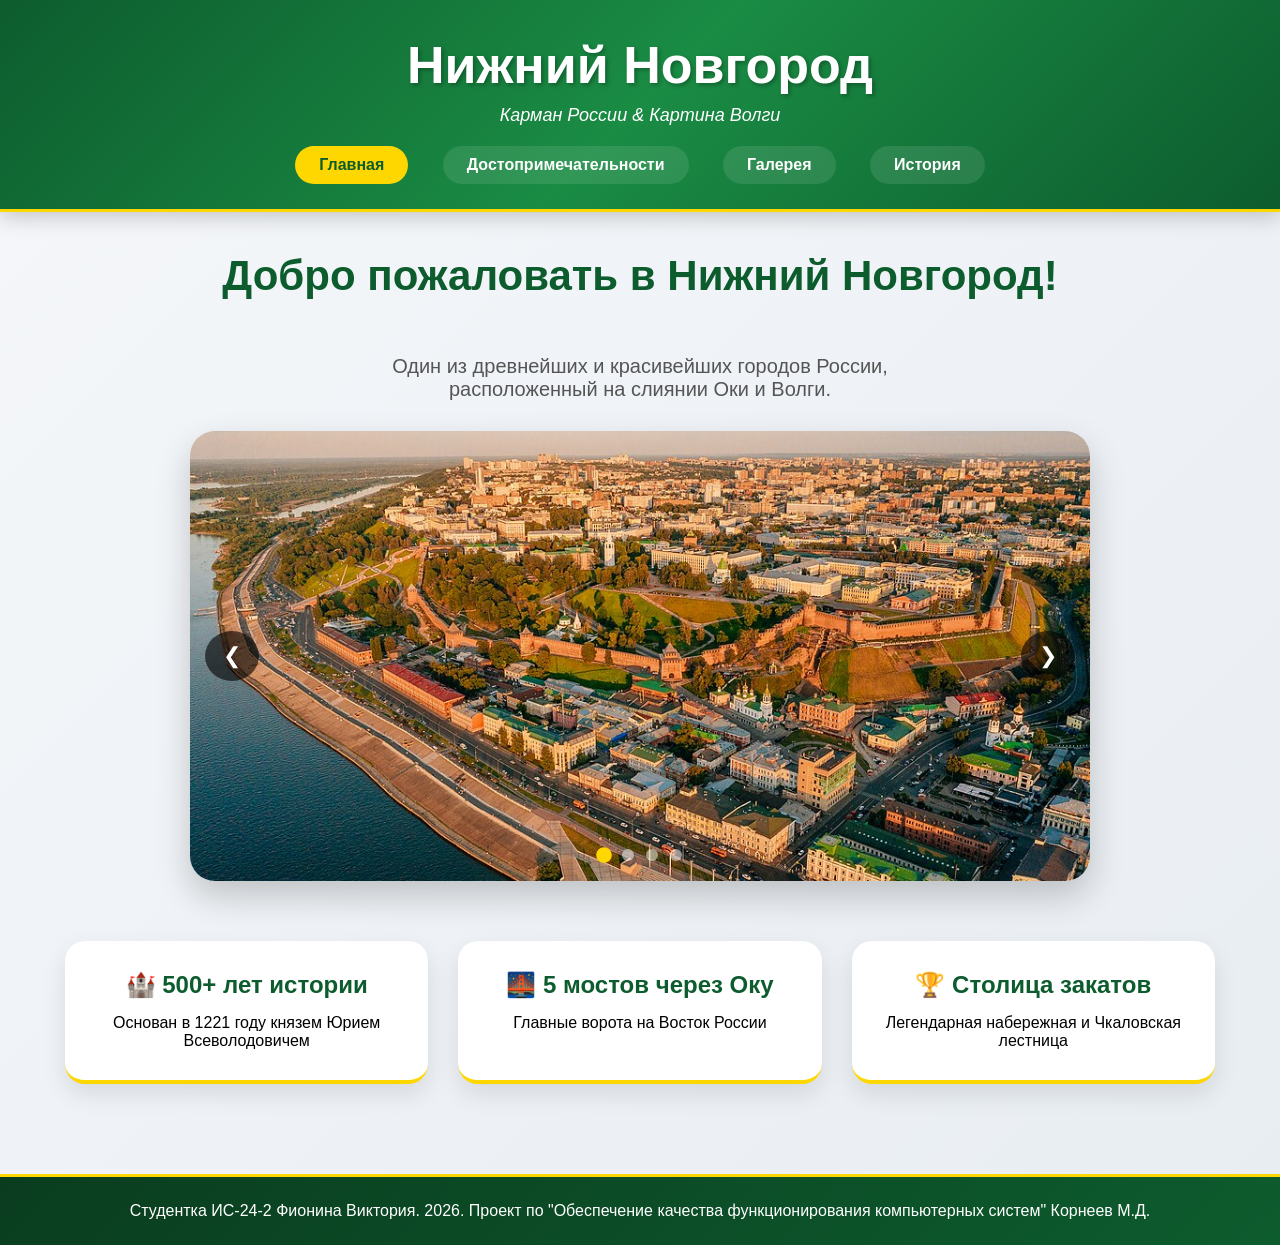
<file: index.html>
<!DOCTYPE html>
<html lang="ru">
<head>
    <meta charset="UTF-8">
    <meta name="viewport" content="width=device-width, initial-scale=1.0">
    <title>Нижний Новгород | Главная</title>
    <link rel="stylesheet" href="css/style.css">
</head>
<body>

    <header>
        <div class="container">
            <h1>Нижний Новгород</h1>
            <p>Карман России & Картина Волги</p>
            <nav>
                <a href="index.html">Главная</a>
                <a href="attractions.html">Достопримечательности</a>
                <a href="gallery.html">Галерея</a>
                <a href="history.html">История</a>
            </nav>
        </div>
    </header>

    <main>
        <div class="hero">
            <h2>Добро пожаловать в Нижний Новгород!</h2>
            <p>Один из древнейших и красивейших городов России,<br> расположенный на слиянии Оки и Волги.</p>
            
            <!-- СЛАЙДЕР НА 4 ФОТО -->
            <div class="slider-container">
                <div class="slider">
                    <div class="slide">
                        <img src="images/slide1.jpg" alt="Нижегородский кремль">
                    </div>
                    <div class="slide">
                        <img src="images/slide2.jpg" alt="Нижегородский кремль зимой">
                    </div>
                    <div class="slide">
                        <img src="images/slide3.jpg" alt="Нижегородский кремль ночью">
                    </div>
                    <div class="slide">
                        <img src="images/slide4.jpg" alt="Кремль и Чкаловская лестница">
                    </div>
                </div>
                <button class="slider-btn prev">❮</button>
                <button class="slider-btn next">❯</button>
                <div class="slider-dots">
                    <span class="dot active"></span>
                    <span class="dot"></span>
                    <span class="dot"></span>
                    <span class="dot"></span>
                </div>
            </div>
        </div>

        <section class="features">
            <div class="card">
                <h3>🏰 500+ лет истории</h3>
                <p>Основан в 1221 году князем Юрием Всеволодовичем</p>
            </div>
            <div class="card">
                <h3>🌉 5 мостов через Оку</h3>
                <p>Главные ворота на Восток России</p>
            </div>
            <div class="card">
                <h3>🏆 Столица закатов</h3>
                <p>Легендарная набережная и Чкаловская лестница</p>
            </div>
        </section>
    </main>

    <footer>
        <p>Студентка ИС-24-2 Фионина Виктория. 2026. Проект по "Обеспечение качества функционирования компьютерных систем" Корнеев М.Д.</p>
    </footer>

    <script src="js/script.js"></script>
</body>
</html>
</file>
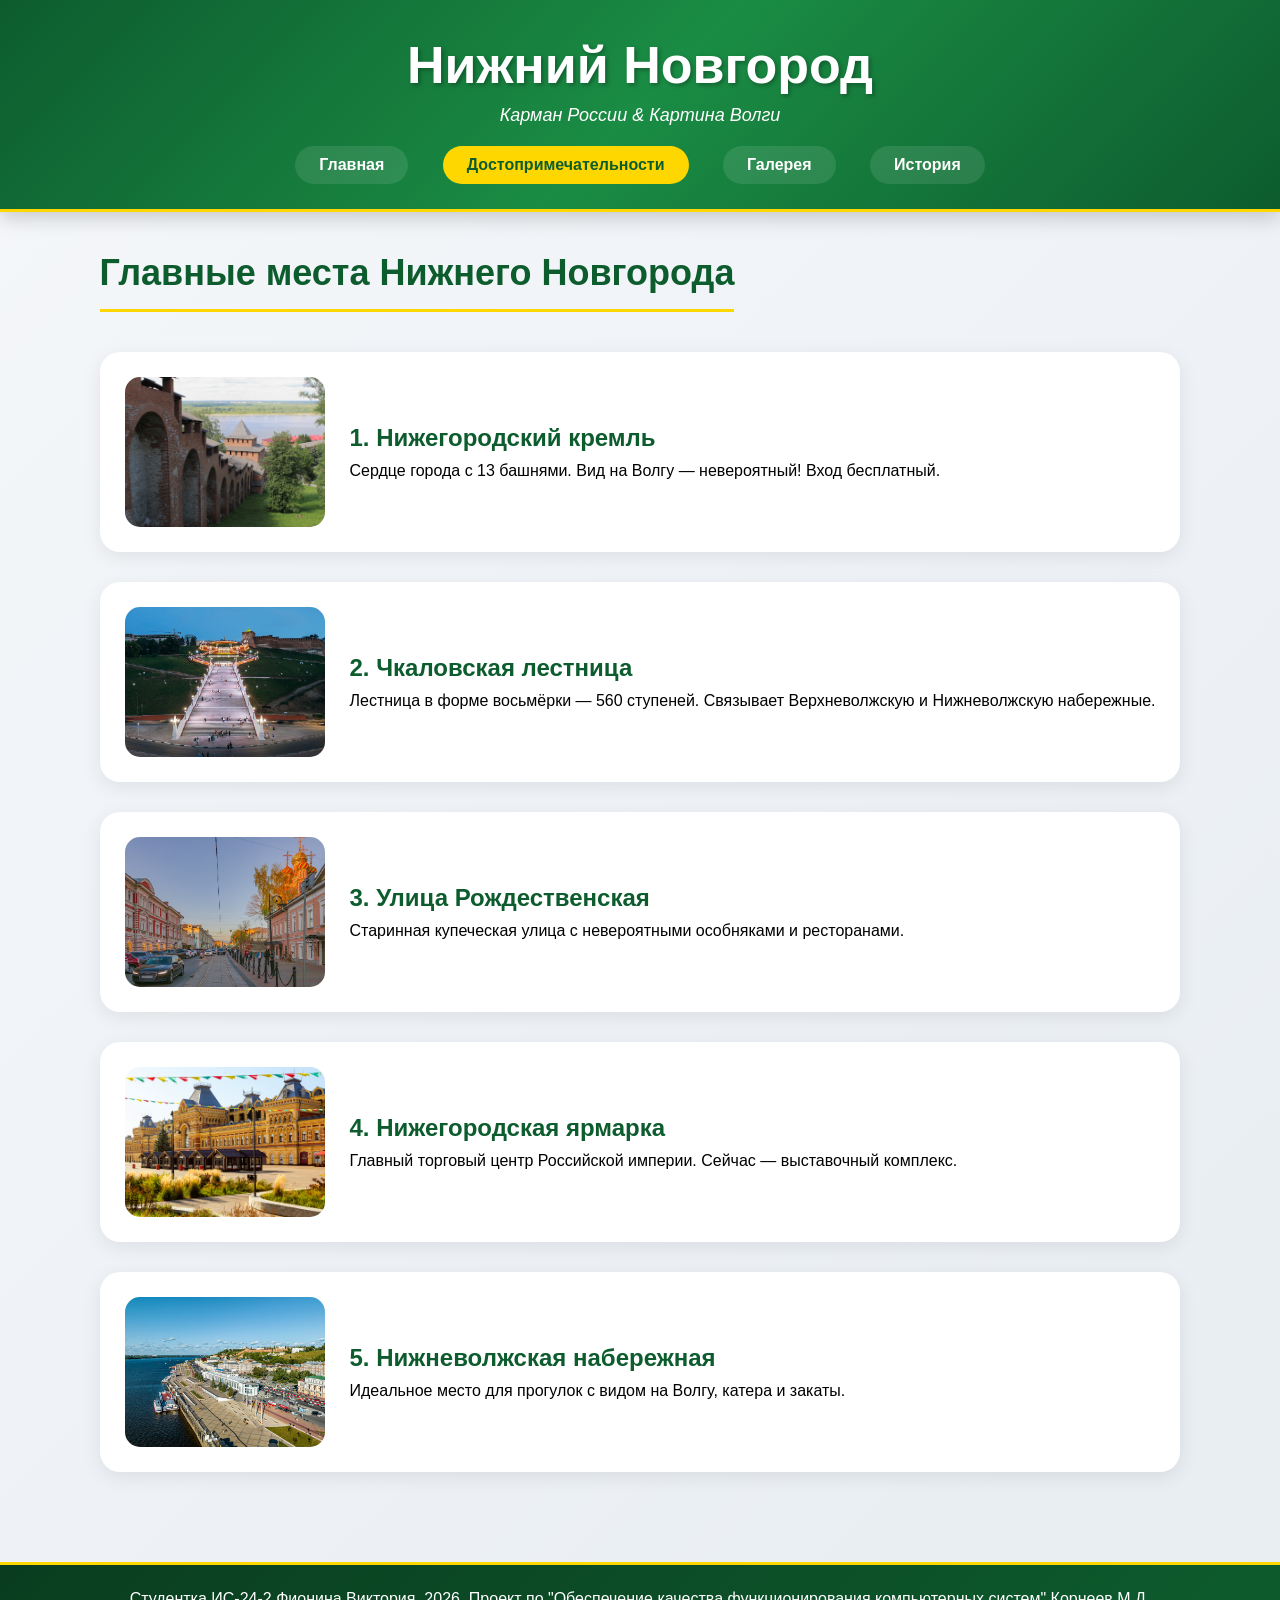
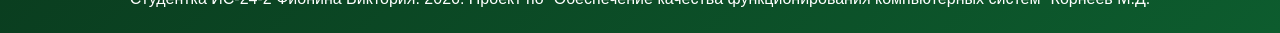
<file: attractions.html>
<!DOCTYPE html>
<html lang="ru">
<head>
    <meta charset="UTF-8">
    <meta name="viewport" content="width=device-width, initial-scale=1.0">
    <title>Достопримечательности | Нижний Новгород</title>
    <link rel="stylesheet" href="css/style.css">
</head>
<body>

    <header>
        <div class="container">
            <h1>Нижний Новгород</h1>
            <p>Карман России & Картина Волги</p>
            <nav>
                <a href="index.html">Главная</a>
                <a href="attractions.html">Достопримечательности</a>
                <a href="gallery.html">Галерея</a>
                <a href="history.html">История</a>
            </nav>
        </div>
    </header>

    <main>
        <h2>Главные места Нижнего Новгорода</h2>
        
        <div class="attractions-list">
            <div class="attraction-item" data-modal="modal-kremlin">
                <img src="images/kremlin.jpg" alt="Кремль" onerror="this.src='https://via.placeholder.com/200x150?text=Кремль'">
                <div>
                    <h3>1. Нижегородский кремль</h3>
                    <p>Сердце города с 13 башнями. Вид на Волгу — невероятный! Вход бесплатный.</p>
                </div>
            </div>

            <div class="attraction-item" data-modal="modal-chkalov">
                <img src="images/chkalov.jpg" alt="Чкаловская лестница" onerror="this.src='https://via.placeholder.com/200x150?text=Чкаловская+лестница'">
                <div>
                    <h3>2. Чкаловская лестница</h3>
                    <p>Лестница в форме восьмёрки — 560 ступеней. Связывает Верхневолжскую и Нижневолжскую набережные.</p>
                </div>
            </div>

            <div class="attraction-item" data-modal="modal-rozhdestvenskaya">
                <img src="images/rozhdestvenskaya.jpg" alt="Рождественская улица" onerror="this.src='https://via.placeholder.com/200x150?text=Рождественская+улица'">
                <div>
                    <h3>3. Улица Рождественская</h3>
                    <p>Старинная купеческая улица с невероятными особняками и ресторанами.</p>
                </div>
            </div>

            <div class="attraction-item" data-modal="modal-fair">
                <img src="images/fair.jpg" alt="Ярмарка" onerror="this.src='https://via.placeholder.com/200x150?text=Ярмарка'">
                <div>
                    <h3>4. Нижегородская ярмарка</h3>
                    <p>Главный торговый центр Российской империи. Сейчас — выставочный комплекс.</p>
                </div>
            </div>

            <div class="attraction-item" data-modal="modal-embankment">
                <img src="images/embankment.jpg" alt="Набережная" onerror="this.src='https://via.placeholder.com/200x150?text=Набережная'">
                <div>
                    <h3>5. Нижневолжская набережная</h3>
                    <p>Идеальное место для прогулок с видом на Волгу, катера и закаты.</p>
                </div>
            </div>
        </div>
    </main>

    <!-- МОДАЛЬНОЕ ОКНО 1: КРЕМЛЬ (расширенная статья) -->
    <div id="modal-kremlin" class="modal">
        <div class="modal-content">
            <span class="modal-close">&times;</span>
            <h2>🏰 Нижегородский кремль</h2>
            <img src="images/kremlin.jpg" alt="Кремль" onerror="this.src='https://via.placeholder.com/600x300?text=Нижегородский+кремль'">
            
            <h3>История создания</h3>
            <p>Нижегородский кремль — главная достопримечательность города, каменная крепость, построенная в начале XVI века (1508-1515 гг.) для защиты восточных границ Московского царства. Кремль возводился под руководством итальянского архитектора Пьетро Франческо.</p>
            
            <h3>Архитектура</h3>
            <p>Кремль имеет 13 башен, каждая со своей уникальной историей и названием: Дмитриевская, Кладовая, Никольская, Коромыслова, Тайницкая, Северная, Часовая, Ивановская, Белая, Зачатьевская, Борисоглебская, Георгиевская, Пороховая. Дмитриевская башня — главный вход, в ней находится музей. Стены кремля протянулись на 2 километра, их высота достигает 12-15 метров.</p>
            
            <h3>Что посмотреть внутри</h3>
            <p>С кремлёвской стены открывается потрясающий вид на слияние Оки и Волги. На территории расположены: Михайло-Архангельский собор (где похоронен Кузьма Минин), музей военной техники под открытым небом, Вечный огонь, смотровая площадка, памятник Петру I, здание Правительства Нижегородской области.</p>
            
            <h3>Интересные факты</h3>
            <p>🔹 Кремль ни разу не был взят врагом за всю историю<br>
            🔹 Под стенами кремля находится знаменитая Чкаловская лестница<br>
            🔹 В Дмитриевской башне работает музей «Нижегородский кремль»<br>
            🔹 Каждую ночь на башнях включается красивая подсветка</p>
            
            <p><strong>📌 Адрес:</strong> Кремль, Нижний Новгород<br>
            <strong>⏰ Режим работы:</strong> территория открыта круглосуточно, музеи с 10:00 до 18:00<br>
            <strong>💰 Цена:</strong> вход на территорию бесплатный, музеи от 150 ₽<br>
            <strong>🚇 Как добраться:</strong> метро «Горьковская», далее пешком 10 минут</p>
        </div>
    </div>

    <!-- МОДАЛЬНОЕ ОКНО 2: ЧКАЛОВСКАЯ ЛЕСТНИЦА (расширенная статья) -->
    <div id="modal-chkalov" class="modal">
        <div class="modal-content">
            <span class="modal-close">&times;</span>
            <h2>📸 Чкаловская лестница</h2>
            <img src="images/chkalov.jpg" alt="Чкаловская лестница" onerror="this.src='https://via.placeholder.com/600x300?text=Чкаловская+лестница'">
            
            <h3>История создания</h3>
            <p>Чкаловская лестница — монументальная лестница в форме восьмёрки, соединяющая Верхневолжскую и Нижневолжскую набережные. Построена в 1949 году в честь победы в Сталинградской битве. Архитекторы — Лев Руднев и В.О. Мунц.</p>
            
            <h3>Размеры и конструкция</h3>
            <p>Лестница насчитывает 560 ступеней. Длина лестницы — около 150 метров, ширина — до 30 метров. Конструкция состоит из двух сходящихся лестничных маршей, образующих форму восьмёрки. На верхней площадке установлен памятник Валерию Чкалову — легендарному лётчику-испытателю, совершившему беспосадочный перелёт через Северный полюс.</p>
            
            <h3>Панорамный вид</h3>
            <p>С верхней точки лестницы открывается один из лучших видов на Волгу, Стрелку (место слияния Оки и Волги), Канавинский мост, Нижегородскую ярмарку и стадион «Нижний Новгород». Это излюбленное место для фотосессий, особенно на закате.</p>
            
            <h3>Интересные факты</h3>
            <p>🔹 Это самая длинная лестница в России<br>
            🔹 В 2018 году лестницу отреставрировали к Чемпионату мира по футболу<br>
            🔹 Внизу лестницы находится катер-памятник «Герой»<br>
            🔹 Зимой на лестнице заливают каток</p>
            
            <p><strong>📌 Адрес:</strong> Верхневолжская набережная<br>
            <strong>🏆 Статус:</strong> Памятник архитектуры регионального значения<br>
            <strong>🌅 Лучшее время для визита:</strong> закат (вид невероятный!)</p>
        </div>
    </div>

    <!-- МОДАЛЬНОЕ ОКНО 3: РОЖДЕСТВЕНСКАЯ УЛИЦА (расширенная статья) -->
    <div id="modal-rozhdestvenskaya" class="modal">
        <div class="modal-content">
            <span class="modal-close">&times;</span>
            <h2>🏛️ Улица Рождественская</h2>
            <img src="images/rozhdestvenskaya.jpg" alt="Рождественская улица" onerror="this.src='https://via.placeholder.com/600x300?text=Улица+Рождественская'">
            
            <h3>История улицы</h3>
            <p>Улица Рождественская — одна из старейших улиц Нижнего Новгорода, существует с XIII века. В XIX веке здесь жили богатейшие купцы, пароходчики и промышленники России: Рукавишниковы, Бугровы, Строгановы, Сироткины. Улица застроена каменными особняками в стиле эклектика, модерн и классицизм.</p>
            
            <h3>Главные здания</h3>
            <p>📍 <strong>Усадьба Рукавишникова</strong> — роскошный особняк в стиле итальянского ренессанса, сейчас Нижегородский музей-заповедник<br>
            📍 <strong>Дом Бугрова</strong> — известная ночлежка, описанная Горьким в пьесе «На дне»<br>
            📍 <strong>Гостиница «Россия»</strong> — старейшая гостиница города<br>
            📍 <strong>Церковь Рождества Иоанна Предтечи</strong> — памятник XVII века</p>
            
            <h3>Современная жизнь</h3>
            <p>Сегодня улица Рождественская — это главная туристическая артерия города. Здесь расположены модные рестораны, авторские кафе, сувенирные лавки, музеи, арт-галереи. Именно здесь проводят фестиваль «Горьковская ёлка», «Яблочный спас», «Столица закатов».</p>
            
            <h3>Интересные факты</h3>
            <p>🔹 Улицу называли «Нижегородским Бродвеем»<br>
            🔹 Здесь снимали фильмы «Дело Румянцева», «Жизнь Клима Самгина»<br>
            🔹 Вечером включается архитектурная подсветка на всех домах<br>
            🔹 В доме №29 жил Максим Горький</p>
            
            <p><strong>📌 Адрес:</strong> от площади Народного Единства до набережной Федоровского<br>
            <strong>📷 Совет:</strong> приходите вечером — включается красивая подсветка!<br>
            <strong>☕ Место для кофе:</strong> на улице больше 20 кофеен</p>
        </div>
    </div>

    <!-- МОДАЛЬНОЕ ОКНО 4: ЯРМАРКА (расширенная статья) -->
    <div id="modal-fair" class="modal">
        <div class="modal-content">
            <span class="modal-close">&times;</span>
            <h2>🎪 Нижегородская ярмарка</h2>
            <img src="images/fair.jpg" alt="Ярмарка" onerror="this.src='https://via.placeholder.com/600x300?text=Нижегородская+ярмарка'">
            
            <h3>История ярмарки</h3>
            <p>Нижегородская ярмарка — когда-то главный торговый центр всей Российской империи. Работала с 1822 года после переноса Макарьевской ярмарки. Сюда съезжались купцы из Европы, Азии, Персии, Средней Азии. Торговый оборот достигал 200 миллионов рублей в год — это были колоссальные деньги по тем временам!</p>
            
            <h3>Архитектура</h3>
            <p>Главный ярмарочный дом — грандиозное здание в стиле классицизм с колоннадой длиной более 100 метров. На территории находится Спасский собор (архитектор Огюст Монферран, строитель Исаакиевского собора в Петербурге). Также сохранились: Часовня Спаса Нерукотворного, корпуса гостиниц, торговые ряды.</p>
            
            <h3>Сегодняшний день</h3>
            <p>Сегодня это современный выставочный комплекс «Нижегородская ярмарка». Здесь проходят международные форумы, промышленные выставки, концерты звёзд, фестивали. На прилегающей территории разбит парк, установлены фонтаны.</p>
            
            <h3>Интересные факты</h3>
            <p>🔹 Ярмарку называли «Карманом России»<br>
            🔹 Здесь впервые появились электричество и телеграф в городе<br>
            🔹 На ярмарке торговали чаем, мехами, шёлком, золотом<br>
            🔹 Главный ярмарочный дом изображён на купюре 1000 рублей</p>
            
            <p><strong>📌 Адрес:</strong> ул. Совнаркомовская, 13<br>
            <strong>🏛️ Статус:</strong> Памятник архитектуры федерального значения<br>
            <strong>🎫 Вход на территорию:</strong> свободный (на выставки — по билетам)</p>
        </div>
    </div>

    <!-- МОДАЛЬНОЕ ОКНО 5: НАБЕРЕЖНАЯ (расширенная статья) -->
    <div id="modal-embankment" class="modal">
        <div class="modal-content">
            <span class="modal-close">&times;</span>
            <h2>🌊 Нижневолжская набережная</h2>
            <img src="images/embankment.jpg" alt="Набережная" onerror="this.src='https://via.placeholder.com/600x300?text=Нижневолжская+набережная'">
            
            <h3>Описание</h3>
            <p>Нижневолжская набережная — любимое место для прогулок нижегородцев и туристов. Протянулась вдоль Волги от Канавинского моста до парка «Швейцария» на протяжении более 3 километров. Набережная была благоустроена к 800-летию города в 2021 году.</p>
            
            <h3>Чем заняться</h3>
            <p>☀️ <strong>Летом:</strong> работают свето-музыкальные фонтаны, цветут клумбы, можно покататься на катере или прогулочном теплоходе, взять напрокат самокат/велосипед, посидеть в летних кафе<br>
            ❄️ <strong>Зимой:</strong> заливают каток, работают горки для ватрушек, стоит ёлка<br>
            🎨 <strong>Круглый год:</strong> современные арт-объекты, смотровые площадки, инсталляции</p>
            
            <h3>Что посмотреть рядом</h3>
            <p>📍 Канавинский мост — старейший вантовый мост через Оку<br>
            📍 Стадион «Нижний Новгород» — где проходили матчи ЧМ-2018<br>
            📍 Стрелка — место слияния Оки и Волги<br>
            📍 Александровский сад — старинный парк<br>
            📍 Катер-памятник «Герой»</p>
            
            <h3>Интересные факты</h3>
            <p>🔹 Набережную называют «Нижегородским Арбатом»<br>
            🔹 Здесь проходят фестивали «Столица закатов», «Горький fest»<br>
            🔹 Вид на закат с набережной признан одним из лучших в России<br>
            🔹 Длина прогулочной зоны — 3,5 км</p>
            
            <p><strong>📌 Как добраться:</strong> метро «Московская» → автобус до остановки «Нижневолжская набережная»<br>
            <strong>🚌 Ближайшая станция метро:</strong> «Стрелка» (выход прямо к набережной)<br>
            <strong>🌅 Лучшее время:</strong> летом на закате (примерно 20:00-21:00)<br>
            <strong>☕ Место для кофе:</strong> кофейня «Кофе и Шоколад» прямо на набережной</p>
        </div>
    </div>

    <footer>
        <p>Студентка ИС-24-2 Фионина Виктория. 2026. Проект по "Обеспечение качества функционирования компьютерных систем" Корнеев М.Д.</p>
    </footer>

    <script src="js/script.js"></script>
</body>
</html>
</file>
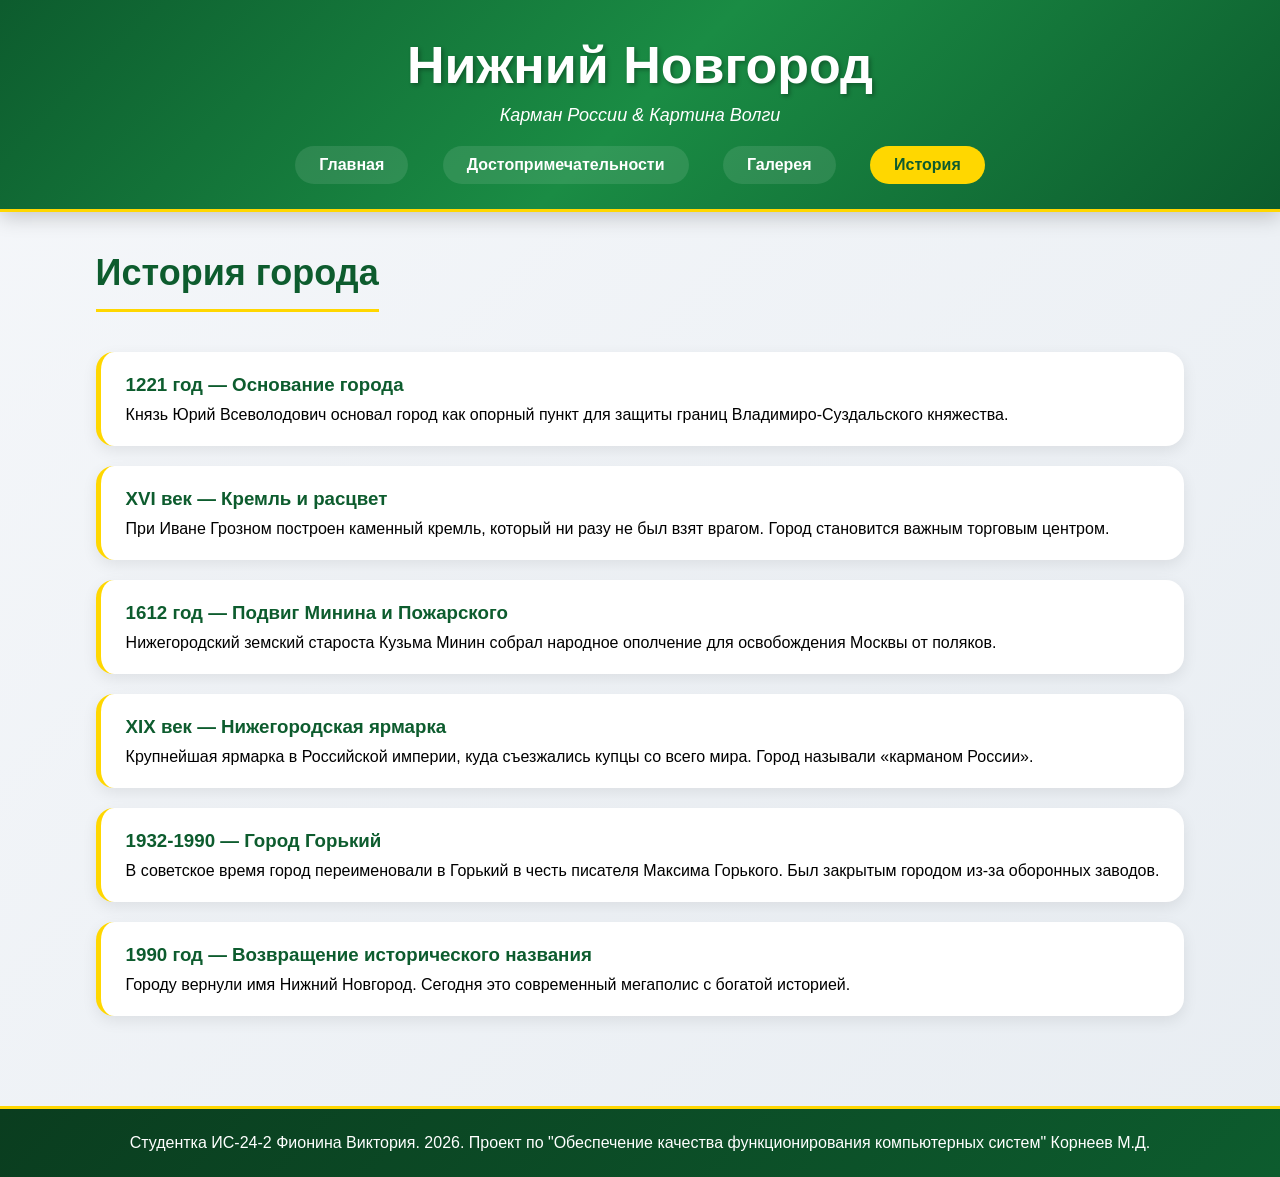
<file: history.html>
<!DOCTYPE html>
<html lang="ru">
<head>
    <meta charset="UTF-8">
    <meta name="viewport" content="width=device-width, initial-scale=1.0">
    <title>История | Нижний Новгород</title>
    <link rel="stylesheet" href="css/style.css">
</head>
<body>

    <header>
        <div class="container">
            <h1>Нижний Новгород</h1>
            <p>Карман России & Картина Волги</p>
            <nav>
                <a href="index.html">Главная</a>
                <a href="attractions.html">Достопримечательности</a>
                <a href="gallery.html">Галерея</a>
                <a href="history.html">История</a>
            </nav>
        </div>
    </header>

    <main>
        <h2>История города</h2>
        
        <div class="history-timeline">
            <!-- Событие 1 -->
            <div class="history-block" data-modal="history-modal-1">
                <h3>1221 год — Основание города</h3>
                <p>Князь Юрий Всеволодович основал город как опорный пункт для защиты границ Владимиро-Суздальского княжества.</p>
                <div class="history-hover-card">
                    <img src="images/yuri.jpg" alt="Юрий Всеволодович" onerror="this.src='https://via.placeholder.com/300x160?text=Юрий+Всеволодович'">
                    <div class="hover-info">
                        <h4>Юрий Всеволодович</h4>
                        <p>Великий князь Владимирский, основатель Нижнего Новгорода.</p>
                        <span class="fact">📖 Интересный факт: Город назван "Новым" потому что уже существовал Новгород Великий.</span>
                    </div>
                </div>
            </div>

            <!-- Событие 2 -->
            <div class="history-block" data-modal="history-modal-2">
                <h3>XVI век — Кремль и расцвет</h3>
                <p>При Иване Грозном построен каменный кремль, который ни разу не был взят врагом. Город становится важным торговым центром.</p>
                <div class="history-hover-card">
                    <img src="images/ivan.jpg" alt="Иван Грозный" onerror="this.src='https://via.placeholder.com/300x160?text=Иван+Грозный'">
                    <div class="hover-info">
                        <h4>Иван IV Грозный</h4>
                        <p>При нём построили каменный кремль — символ могущества города.</p>
                        <span class="fact">🏰 Интересный факт: Кремль ни разу не был захвачен врагом!</span>
                    </div>
                </div>
            </div>

            <!-- Событие 3 -->
            <div class="history-block" data-modal="history-modal-3">
                <h3>1612 год — Подвиг Минина и Пожарского</h3>
                <p>Нижегородский земский староста Кузьма Минин собрал народное ополчение для освобождения Москвы от поляков.</p>
                <div class="history-hover-card">
                    <img src="images/minin.jpg" alt="Кузьма Минин" onerror="this.src='https://via.placeholder.com/300x160?text=Кузьма+Минин'">
                    <div class="hover-info">
                        <h4>Кузьма Минин</h4>
                        <p>Нижегородский купец, организатор народного ополчения 1612 года.</p>
                        <span class="fact">⚔️ Интересный факт: Памятник Минину и Пожарскому стоит на Красной площади в Москве!</span>
                    </div>
                </div>
            </div>

            <!-- Событие 4 -->
            <div class="history-block" data-modal="history-modal-4">
                <h3>XIX век — Нижегородская ярмарка</h3>
                <p>Крупнейшая ярмарка в Российской империи, куда съезжались купцы со всего мира. Город называли «карманом России».</p>
                <div class="history-hover-card">
                    <img src="images/fair-old.jpg" alt="Старая ярмарка" onerror="this.src='https://via.placeholder.com/300x160?text=Нижегородская+ярмарка'">
                    <div class="hover-info">
                        <h4>Нижегородская ярмарка</h4>
                        <p>Главный торговый центр Российской империи XIX века.</p>
                        <span class="fact">💰 Интересный факт: Товарооборот достигал 200 млн рублей в год!</span>
                    </div>
                </div>
            </div>

            <!-- Событие 5 -->
            <div class="history-block" data-modal="history-modal-5">
                <h3>1932-1990 — Город Горький</h3>
                <p>В советское время город переименовали в Горький в честь писателя Максима Горького. Был закрытым городом из-за оборонных заводов.</p>
                <div class="history-hover-card">
                    <img src="images/gorky.jpg" alt="Максим Горький" onerror="this.src='https://via.placeholder.com/300x160?text=Максим+Горький'">
                    <div class="hover-info">
                        <h4>Максим Горький</h4>
                        <p>Известный русский писатель, родился в Нижнем Новгороде.</p>
                        <span class="fact">📚 Интересный факт: Город был закрытым для иностранцев до 1991 года.</span>
                    </div>
                </div>
            </div>

            <!-- Событие 6 -->
            <div class="history-block" data-modal="history-modal-6">
                <h3>1990 год — Возвращение исторического названия</h3>
                <p>Городу вернули имя Нижний Новгород. Сегодня это современный мегаполис с богатой историей.</p>
                <div class="history-hover-card">
                    <img src="images/kremlin.jpg" alt="Современный Нижний" onerror="this.src='https://via.placeholder.com/300x160?text=Современный+Нижний+Новгород'">
                    <div class="hover-info">
                        <h4>Современный Нижний Новгород</h4>
                        <p>Город-миллионник, культурная и промышленная столица Поволжья.</p>
                        <span class="fact">🌟 Интересный факт: В 2021 году Нижний Новгород отметил 800-летие!</span>
                    </div>
                </div>
            </div>
        </div>
    </main>

    <!-- МОДАЛЬНЫЕ ОКНА (статьи по клику) -->
    <div id="history-modal-1" class="modal">
        <div class="modal-content">
            <span class="modal-close">&times;</span>
            <h2>🏰 1221 год — Основание Нижнего Новгорода</h2>
            <img src="images/yuri.jpg" alt="Юрий Всеволодович" onerror="this.src='https://via.placeholder.com/600x300?text=Юрий+Всеволодович'">
            <p><strong>Нижний Новгород</strong> был основан в 1221 году великим князем Владимирским <strong>Юрием Всеволодовичем</strong>. Город заложили как опорный пункт для защиты границ Владимиро-Суздальского княжества от набегов мордвы и волжских булгар.</p>
            <p>Место для строительства было выбрано стратегически удачно — при слиянии двух великих рек Оки и Волги. Деревянный кремль был построен на Дятловых горах. Название «Новгород» означало «новый город».</p>
            <p><strong>📜 Интересные факты:</strong><br>🔹 Изначально город назывался просто «Новгород»<br>🔹 Князь Юрий Всеволодович погиб в битве на реке Сить в 1238 году</p>
        </div>
    </div>

    <div id="history-modal-2" class="modal">
        <div class="modal-content">
            <span class="modal-close">&times;</span>
            <h2>🏛️ XVI век — Кремль и расцвет</h2>
            <img src="images/ivan.jpg" alt="Иван Грозный" onerror="this.src='https://via.placeholder.com/600x300?text=Иван+Грозный'">
            <p>В XVI веке, при правлении <strong>Ивана Грозного</strong>, началось строительство каменного кремля. Нижегородский кремль ни разу не был взят врагом за всю свою историю! Город стал важным военным и торговым центром.</p>
            <p><strong>📜 Интересные факты:</strong><br>🔹 Кремль имеет 13 башен<br>🔹 Длина стен кремля — 2 километра</p>
        </div>
    </div>

    <div id="history-modal-3" class="modal">
        <div class="modal-content">
            <span class="modal-close">&times;</span>
            <h2>⚔️ 1612 год — Подвиг Минина и Пожарского</h2>
            <img src="images/minin.jpg" alt="Кузьма Минин" onerror="this.src='https://via.placeholder.com/600x300?text=Кузьма+Минин'">
            <p>В 1612 году нижегородский земский староста <strong>Кузьма Минин</strong> организовал народное ополчение для освобождения Москвы от польских захватчиков. Военным руководителем стал князь <strong>Дмитрий Пожарский</strong>.</p>
            <p><strong>📜 Интересные факты:</strong><br>🔹 Памятник Минину и Пожарскому стоит на Красной площади в Москве<br>🔹 Кузьма Минин похоронен в Михайло-Архангельском соборе Кремля</p>
        </div>
    </div>

    <div id="history-modal-4" class="modal">
        <div class="modal-content">
            <span class="modal-close">&times;</span>
            <h2>🎪 XIX век — Нижегородская ярмарка</h2>
            <img src="images/fair-old.jpg" alt="Ярмарка" onerror="this.src='https://via.placeholder.com/600x300?text=Нижегородская+ярмарка'">
            <p>В XIX веке начала работу <strong>Нижегородская ярмарка</strong>, куда съезжались купцы со всего мира. Торговый оборот достигал 200 миллионов рублей в год. Город называли «карманом России».</p>
            <p><strong>📜 Интересные факты:</strong><br>🔹 На ярмарке впервые появились электричество и телеграф<br>🔹 Главный ярмарочный дом изображён на купюре 1000 рублей</p>
        </div>
    </div>

    <div id="history-modal-5" class="modal">
        <div class="modal-content">
            <span class="modal-close">&times;</span>
            <h2>📖 1932-1990 — Город Горький</h2>
            <img src="images/gorky.jpg" alt="Максим Горький" onerror="this.src='https://via.placeholder.com/600x300?text=Максим+Горький'">
            <p>В 1932 году Нижний Новгород был переименован в <strong>Горький</strong> в честь писателя Максима Горького. Город был закрыт для иностранцев до 1991 года из-за оборонных заводов.</p>
            <p><strong>📜 Интересные факты:</strong><br>🔹 Автомобильный завод ГАЗ построен в 1932 году<br>🔹 В городе жил создатель «Ракет» и «Метеоров» Ростислав Алексеев</p>
        </div>
    </div>

    <div id="history-modal-6" class="modal">
        <div class="modal-content">
            <span class="modal-close">&times;</span>
            <h2>🌟 1990 год — Возвращение исторического названия</h2>
            <img src="images/kremlin.jpg" alt="Современный Нижний" onerror="this.src='https://via.placeholder.com/600x300?text=Современный+Нижний+Новгород'">
            <p>22 октября 1990 года городу <strong>вернули историческое имя — Нижний Новгород</strong>. Сегодня это современный мегаполис с населением более 1,2 миллиона человек. В 2021 году город отметил своё 800-летие.</p>
            <p><strong>📜 Интересные факты:</strong><br>🔹 Нижний Новгород — столица закатов<br>🔹 Здесь расположен один из крупнейших IT-кластеров России</p>
        </div>
    </div>

    <footer>
        <p>Студентка ИС-24-2 Фионина Виктория. 2026. Проект по "Обеспечение качества функционирования компьютерных систем" Корнеев М.Д.</p>
    </footer>

    <script src="js/script.js"></script>
</body>
</html>
</file>
<file: css/style.css>
/* ОБЩИЕ СТИЛИ */
* {
    margin: 0;
    padding: 0;
    box-sizing: border-box;
}

body {
    font-family: 'Segoe UI', 'Roboto', Arial, sans-serif;
    background: linear-gradient(135deg, #f5f7fa 0%, #e8edf2 100%);
    display: flex;
    flex-direction: column;
    min-height: 100vh;
}

/* ШАПКА */
header {
    background: linear-gradient(135deg, #0d5c2e 0%, #1a8c44 50%, #0d5c2e 100%);
    color: white;
    padding: 35px 0 25px 0;
    text-align: center;
    box-shadow: 0 5px 20px rgba(0,0,0,0.2);
    border-bottom: 3px solid #ffd700;
}

header h1 {
    font-size: 52px;
    margin-bottom: 10px;
    text-shadow: 2px 2px 4px rgba(0,0,0,0.3);
}

header p {
    font-size: 18px;
    font-style: italic;
    margin-bottom: 20px;
}

/* МЕНЮ */
nav a {
    color: white;
    text-decoration: none;
    margin: 0 15px;
    padding: 10px 24px;
    border-radius: 30px;
    transition: all 0.4s ease;
    font-weight: bold;
    display: inline-block;
    background: rgba(255,255,255,0.1);
}

nav a:hover {
    background: #ffd700;
    color: #0d5c2e;
    transform: translateY(-3px);
}

/* ОСНОВНОЙ КОНТЕНТ */
main {
    max-width: 1200px;
    margin: 40px auto;
    padding: 0 25px;
    flex: 1;
}

main h2 {
    text-align: center;
    font-size: 36px;
    color: #0d5c2e;
    margin-bottom: 40px;
    padding-bottom: 15px;
    border-bottom: 3px solid #ffd700;
    display: inline-block;
    width: auto;
    margin-left: auto;
    margin-right: auto;
}

/* ГЛАВНАЯ СТРАНИЦА */
.hero {
    text-align: center;
    margin-bottom: 60px;
}

.hero h2 {
    font-size: 42px;
    border-bottom: none;
}

.hero p {
    font-size: 20px;
    color: #555;
    margin-bottom: 30px;
}

/* СЛАЙДЕР */
.slider-container {
    position: relative;
    width: 100%;
    max-width: 900px;
    margin: 30px auto;
    overflow: hidden;
    border-radius: 25px;
    box-shadow: 0 15px 35px rgba(0,0,0,0.2);
}

.slider {
    display: flex;
    transition: transform 0.5s ease-in-out;
}

.slide {
    min-width: 100%;
}

.slide img {
    width: 100%;
    height: 450px;
    object-fit: cover;
    display: block;
}

.slider-btn {
    position: absolute;
    top: 50%;
    transform: translateY(-50%);
    background: rgba(0,0,0,0.6);
    color: white;
    border: none;
    padding: 12px 18px;
    cursor: pointer;
    border-radius: 50%;
    font-size: 22px;
    z-index: 10;
}

.slider-btn:hover {
    background: #ffd700;
    color: #0d5c2e;
}

.prev { left: 15px; }
.next { right: 15px; }

.slider-dots {
    position: absolute;
    bottom: 20px;
    left: 50%;
    transform: translateX(-50%);
    display: flex;
    gap: 12px;
    z-index: 10;
}

.dot {
    width: 12px;
    height: 12px;
    background: rgba(255,255,255,0.5);
    border-radius: 50%;
    cursor: pointer;
}

.dot.active {
    background: #ffd700;
    transform: scale(1.3);
}

/* КАРТОЧКИ НА ГЛАВНОЙ */
.features {
    display: flex;
    justify-content: space-between;
    gap: 30px;
    margin-top: 40px;
}

.card {
    background: white;
    padding: 30px 20px;
    border-radius: 20px;
    text-align: center;
    flex: 1;
    box-shadow: 0 10px 25px rgba(0,0,0,0.1);
    transition: all 0.4s;
    border-bottom: 4px solid #ffd700;
}

.card:hover {
    transform: translateY(-10px);
}

.card h3 {
    font-size: 24px;
    color: #0d5c2e;
    margin-bottom: 15px;
}

/* ДОСТОПРИМЕЧАТЕЛЬНОСТИ */
.attractions-list {
    display: flex;
    flex-direction: column;
    gap: 30px;
}

.attraction-item {
    background: white;
    border-radius: 20px;
    padding: 25px;
    display: flex;
    gap: 25px;
    align-items: center;
    box-shadow: 0 5px 20px rgba(0,0,0,0.08);
    transition: all 0.3s;
    cursor: pointer;
}

.attraction-item:hover {
    transform: translateX(10px);
    background: #fef9e6;
}

.attraction-item img {
    width: 200px;
    height: 150px;
    object-fit: cover;
    border-radius: 15px;
}

.attraction-item h3 {
    color: #0d5c2e;
    margin-bottom: 10px;
    font-size: 24px;
}

/* МОДАЛЬНЫЕ ОКНА ДЛЯ ДОСТОПРИМЕЧАТЕЛЬНОСТЕЙ И ИСТОРИИ */
.modal {
    display: none;
    position: fixed;
    z-index: 1000;
    left: 0;
    top: 0;
    width: 100%;
    height: 100%;
    background-color: rgba(0,0,0,0.8);
}

.modal-content {
    background: white;
    margin: 50px auto;
    padding: 25px;
    width: 90%;
    max-width: 700px;
    max-height: 85vh;
    border-radius: 25px;
    position: relative;
    overflow-y: auto;
    border-top: 5px solid #ffd700;
}

.modal-content h2 {
    color: #0d5c2e;
    margin-bottom: 20px;
    border-bottom: none;
}

.modal-content h3 {
    color: #0d5c2e;
    margin: 15px 0 10px 0;
}

.modal-content img {
    width: 100%;
    max-height: 250px;
    object-fit: cover;
    border-radius: 15px;
    margin-bottom: 20px;
}

.modal-content p {
    line-height: 1.6;
    color: #333;
    margin-bottom: 12px;
}

.modal-close {
    position: absolute;
    top: 15px;
    right: 20px;
    font-size: 32px;
    font-weight: bold;
    color: #999;
    cursor: pointer;
}

.modal-close:hover {
    color: #0d5c2e;
}

/* ГАЛЕРЕЯ (сетка) */
.gallery-desc {
    text-align: center;
    margin-bottom: 40px;
    color: #666;
    font-size: 18px;
}

.gallery-grid {
    display: grid;
    grid-template-columns: repeat(3, 1fr);
    gap: 25px;
}

.gallery-item {
    background: white;
    border-radius: 18px;
    overflow: hidden;
    box-shadow: 0 8px 20px rgba(0,0,0,0.1);
    text-align: center;
    transition: all 0.4s;
    cursor: pointer;
}

.gallery-item:hover {
    transform: scale(1.05);
}

.gallery-item img {
    width: 100%;
    height: 220px;
    object-fit: cover;
}

.gallery-item p {
    padding: 15px;
    font-weight: bold;
    color: #0d5c2e;
}

/* ГАЛЕРЕЯ С ЛУПОЙ И СТРЕЛКАМИ (модальное окно) */
.gallery-modal {
    background-color: rgba(0,0,0,0.95);
}

.gallery-modal-content {
    background: transparent;
    max-width: 90vw;
    max-height: 90vh;
    padding: 20px;
    border: none;
    box-shadow: none;
    text-align: center;
}

.gallery-viewer {
    position: relative;
    display: flex;
    align-items: center;
    justify-content: center;
}

#gallery-modal-img {
    max-width: 85vw;
    max-height: 70vh;
    object-fit: contain;
    border-radius: 10px;
    box-shadow: 0 0 30px rgba(0,0,0,0.5);
}

.gallery-nav {
    position: absolute;
    top: 50%;
    transform: translateY(-50%);
    background: rgba(0,0,0,0.7);
    color: white;
    border: none;
    padding: 15px 20px;
    cursor: pointer;
    border-radius: 50%;
    font-size: 28px;
    transition: all 0.3s;
    z-index: 10;
}

.gallery-nav:hover {
    background: #ffd700;
    color: #0d5c2e;
}

.prev-gallery {
    left: -60px;
}

.next-gallery {
    right: -60px;
}

.gallery-caption {
    margin-top: 20px;
    color: white;
    font-size: 18px;
    font-weight: bold;
    text-align: center;
}

.gallery-modal-dots {
    display: flex;
    justify-content: center;
    gap: 12px;
    margin-top: 20px;
}

.gallery-modal-dots .dot {
    width: 12px;
    height: 12px;
    background: rgba(255,255,255,0.5);
    border-radius: 50%;
    cursor: pointer;
}

.gallery-modal-dots .dot.active {
    background: #ffd700;
    transform: scale(1.3);
}

.gallery-modal .modal-close {
    position: absolute;
    top: 10px;
    right: 20px;
    color: white;
    font-size: 40px;
    z-index: 20;
}

.gallery-modal .modal-close:hover {
    color: #ffd700;
}

/* ИСТОРИЯ (таймлайн) */
.history-timeline {
    display: flex;
    flex-direction: column;
    gap: 20px;
}

.history-block {
    background: white;
    padding: 22px 25px;
    border-radius: 18px;
    box-shadow: 0 5px 15px rgba(0,0,0,0.08);
    transition: all 0.3s;
    cursor: pointer;
    border-left: 5px solid #ffd700;
    position: relative;
    overflow: visible;
}

.history-block:hover {
    transform: translateX(10px);
    background: #f0f7ed;
}

.history-block h3 {
    color: #0d5c2e;
    margin-bottom: 10px;
}

/* ВСПЛЫВАЮЩИЕ ПЛАШКИ ДЛЯ ИСТОРИИ */
.history-hover-card {
    position: absolute;
    bottom: 100%;
    left: 50%;
    transform: translateX(-50%) translateY(20px);
    width: 300px;
    background: white;
    border-radius: 15px;
    box-shadow: 0 10px 25px rgba(0,0,0,0.2);
    opacity: 0;
    visibility: hidden;
    transition: all 0.3s ease;
    z-index: 100;
    pointer-events: none;
    border: 2px solid #ffd700;
    overflow: hidden;
}

.history-block:hover .history-hover-card {
    opacity: 1;
    visibility: visible;
    transform: translateX(-50%) translateY(0);
}

.history-hover-card img {
    width: 100%;
    height: 120px;
    object-fit: cover;
}

.hover-info {
    padding: 10px;
}

.hover-info h4 {
    color: #0d5c2e;
    font-size: 14px;
    margin-bottom: 5px;
}

.hover-info p {
    font-size: 12px;
    color: #555;
    margin-bottom: 5px;
}

.hover-info .fact {
    font-size: 10px;
    color: #ff9800;
    background: #fff8e7;
    padding: 5px;
    border-radius: 8px;
    display: block;
}

/* Стрелочка у плашки */
.history-hover-card::after {
    content: '';
    position: absolute;
    bottom: -10px;
    left: 50%;
    transform: translateX(-50%);
    width: 0;
    height: 0;
    border-left: 10px solid transparent;
    border-right: 10px solid transparent;
    border-top: 10px solid #ffd700;
}

/* ПОДВАЛ */
footer {
    background: linear-gradient(135deg, #0a3d1f, #0d5c2e);
    color: white;
    text-align: center;
    padding: 25px;
    margin-top: 50px;
    border-top: 3px solid #ffd700;
}

/* АДАПТАЦИЯ ДЛЯ ТЕЛЕФОНОВ */
@media (max-width: 900px) {
    .features {
        flex-direction: column;
    }
    
    .attraction-item {
        flex-direction: column;
        text-align: center;
    }
    
    .gallery-grid {
        grid-template-columns: repeat(2, 1fr);
    }
    
    .slide img {
        height: 250px;
    }
    
    .prev-gallery {
        left: -20px;
        padding: 8px 12px;
        font-size: 18px;
    }
    
    .next-gallery {
        right: -20px;
        padding: 8px 12px;
        font-size: 18px;
    }
    
    #gallery-modal-img {
        max-width: 95vw;
        max-height: 60vh;
    }
    
    .history-hover-card {
        width: 260px;
    }
}

@media (max-width: 600px) {
    .gallery-grid {
        grid-template-columns: 1fr;
    }
    
    nav a {
        margin: 5px;
        padding: 6px 12px;
        font-size: 12px;
    }
    
    header h1 {
        font-size: 32px;
    }
    
    .gallery-caption {
        font-size: 14px;
    }
    
    .history-hover-card {
        width: 220px;
    }
    
    .history-hover-card img {
        height: 100px;
    }
    
    .hover-info h4 {
        font-size: 12px;
    }
    
    .hover-info p {
        font-size: 10px;
    }
    
    .hover-info .fact {
        font-size: 9px;
    }
}
</file>
